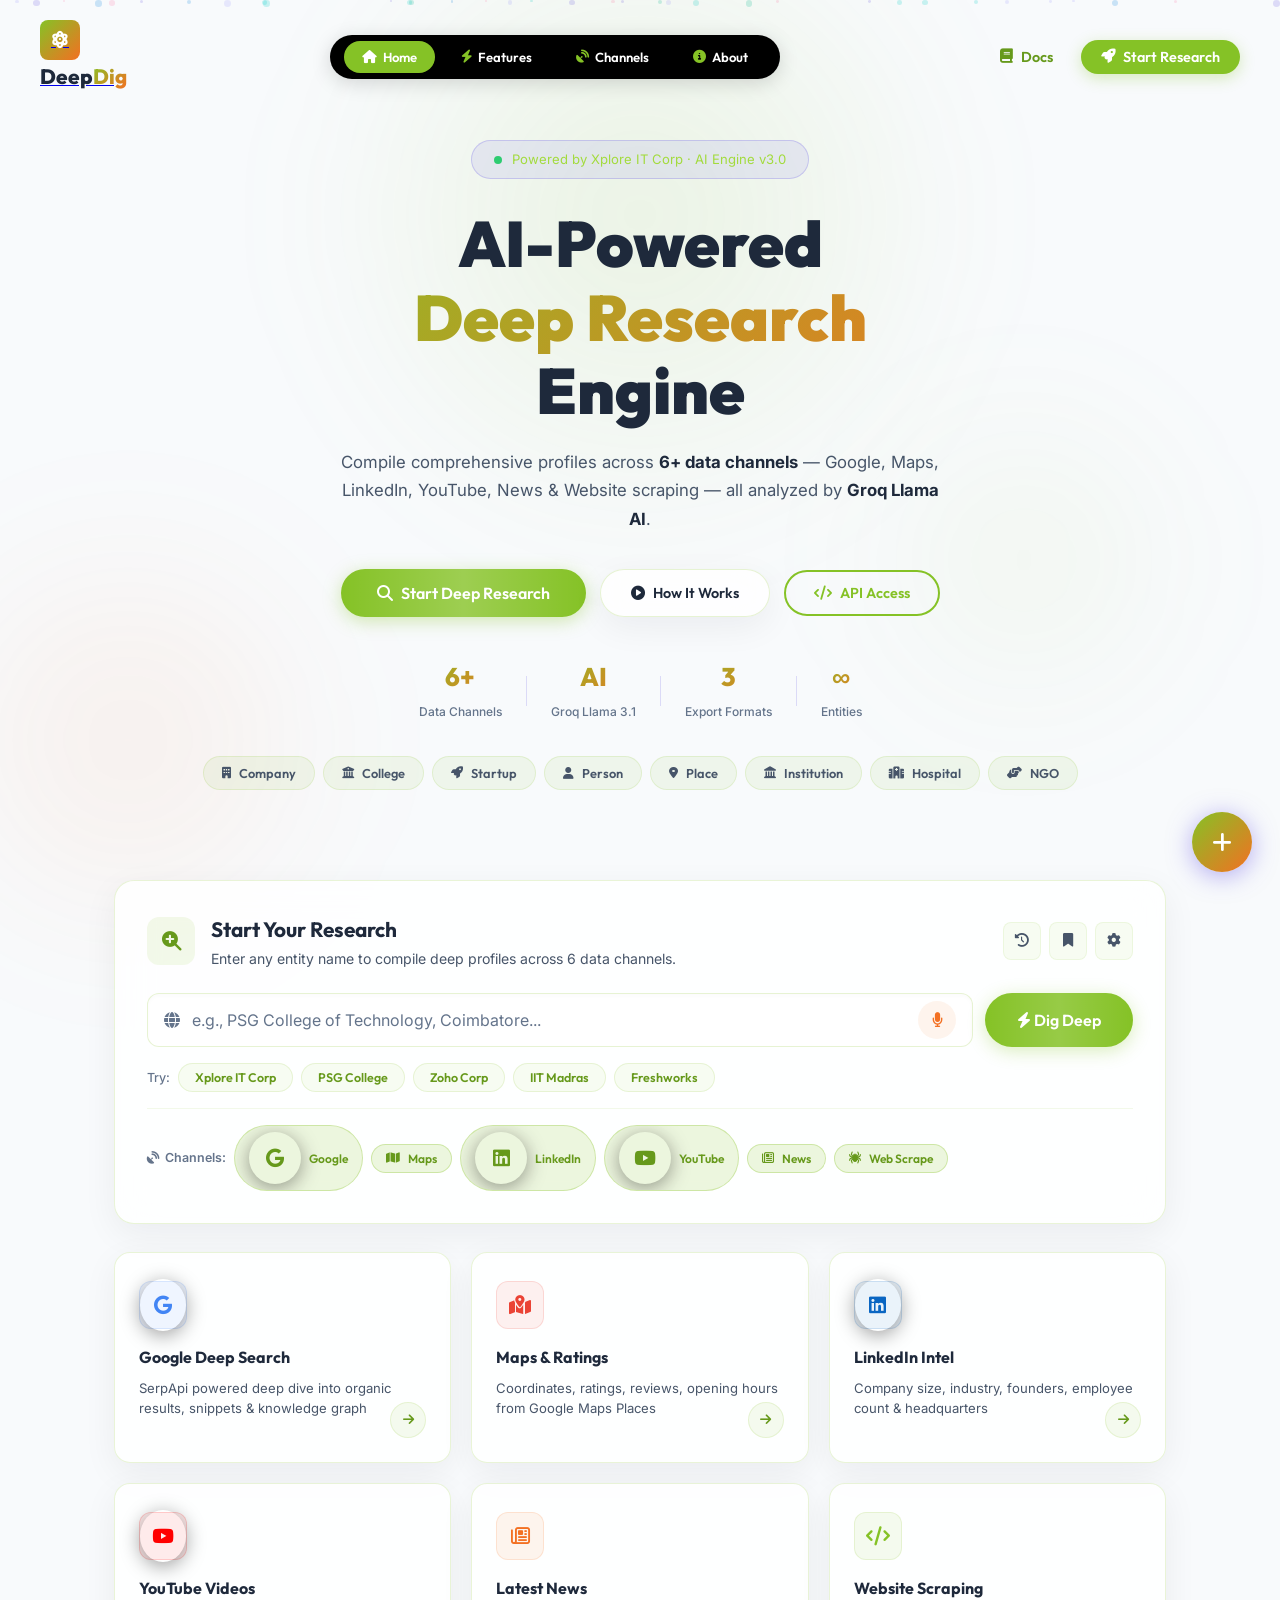
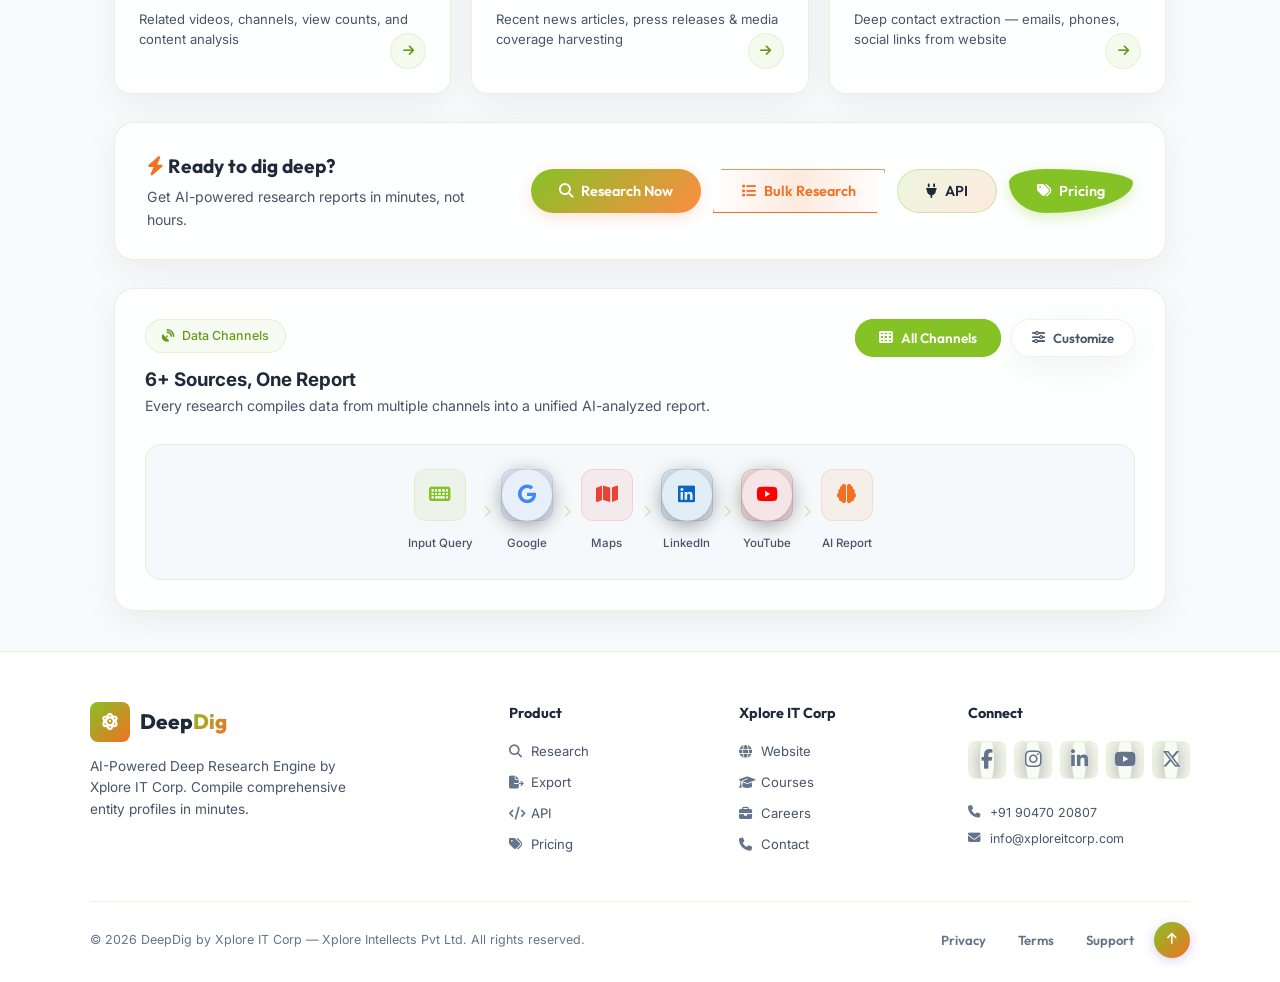
<file: static/index.html>
<!DOCTYPE html>
<html lang="en">
<head>
    <meta charset="UTF-8">
    <meta name="viewport" content="width=device-width, initial-scale=1.0">
    <title>DeepDig - AI Deep Research | Xplore IT Corp</title>
    <meta name="description" content="DeepDig by Xplore IT Corp - AI-Powered Deep Research Engine for comprehensive entity profiling.">
    <link rel="preconnect" href="https://fonts.googleapis.com">
    <link rel="preconnect" href="https://fonts.gstatic.com" crossorigin>
    <link href="https://fonts.googleapis.com/css2?family=Inter:wght@300;400;500;600;700&family=Outfit:wght@400;500;600;700;800;900&display=swap" rel="stylesheet">
    <link rel="stylesheet" href="https://cdnjs.cloudflare.com/ajax/libs/font-awesome/6.5.1/css/all.min.css">
    <link rel="stylesheet" href="/static/style.css?v=3">
</head>
<body>
    <!-- Animated Background -->
    <div class="bg-particles" id="bgParticles"></div>
    <div class="bg-glow"></div>
    <div class="bg-glow bg-glow-2"></div>
    <div class="bg-glow bg-glow-3"></div>

    <!-- Premium Navbar -->
    <nav class="navbar" id="navbar">
        <div class="nav-container">
            <a href="#" class="nav-logo" id="navLogo">
                <div class="logo-icon"><i class="fas fa-atom"></i></div>
                <span class="logo-text">Deep<span class="logo-accent">Dig</span></span>
            </a>
            <div class="nav-center">
                <button class="nav-pill active" id="navHome"><i class="fas fa-home"></i> Home</button>
                <button class="nav-pill" id="navFeatures"><i class="fas fa-bolt"></i> Features</button>
                <button class="nav-pill" id="navChannels"><i class="fas fa-satellite-dish"></i> Channels</button>
                <button class="nav-pill" id="navAbout"><i class="fas fa-info-circle"></i> About</button>
            </div>
            <div class="nav-right">
                <button class="btn btn-nav-outline" id="btnDocs">
                    <i class="fas fa-book"></i> Docs
                </button>
                <button class="btn btn-nav-gradient" id="btnStartResearch">
                    <i class="fas fa-rocket"></i> Start Research
                </button>
            </div>
            <button class="mobile-toggle" id="mobileToggle">
                <i class="fas fa-bars"></i>
            </button>
        </div>
    </nav>

    <!-- Mobile Menu Overlay -->
    <div class="mobile-menu-overlay" id="mobileOverlay">
        <div class="mobile-menu-panel">
            <button class="mobile-close" id="mobileClose"><i class="fas fa-times"></i></button>
            <div class="mobile-nav-links">
                <a href="#" class="mobile-nav-link"><i class="fas fa-home"></i> Home</a>
                <a href="#features-section" class="mobile-nav-link"><i class="fas fa-bolt"></i> Features</a>
                <a href="#channels-section" class="mobile-nav-link"><i class="fas fa-satellite-dish"></i> Channels</a>
                <a href="#" class="mobile-nav-link"><i class="fas fa-info-circle"></i> About</a>
                <a href="#" class="mobile-nav-link"><i class="fas fa-book"></i> Documentation</a>
            </div>
            <button class="btn btn-mega-gradient mobile-cta-btn" id="mobileStartBtn">
                <i class="fas fa-rocket"></i> Start Research Now
            </button>
        </div>
    </div>

    <div class="container">

        <!-- ============ HERO SECTION ============ -->
        <section id="hero-section">
            <div class="hero-badge">
                <span class="badge-dot"></span>
                <span>Powered by Xplore IT Corp · AI Engine v3.0</span>
            </div>

            <h1 class="hero-title">
                <span>AI-Powered</span>
                <span class="hero-gradient">Deep Research</span>
                <span>Engine</span>
            </h1>

            <p class="hero-desc">
                Compile comprehensive profiles across <strong>6+ data channels</strong> — Google, Maps, LinkedIn, YouTube, News & Website scraping — all analyzed by <strong>Groq Llama AI</strong>.
            </p>

            <div class="hero-buttons">
                <button class="btn btn-mega-gradient" id="heroStartBtn">
                    <span class="btn-inner"><i class="fas fa-search"></i> Start Deep Research</span>
                    <span class="btn-shimmer"></span>
                </button>
                <button class="btn btn-glass" id="heroWatchBtn">
                    <i class="fas fa-play-circle"></i> How It Works
                </button>
                <button class="btn btn-outline-neon" id="heroApiBtn">
                    <i class="fas fa-code"></i> API Access
                </button>
            </div>

            <div class="hero-stats-bar">
                <div class="hero-stat">
                    <span class="hero-stat-number">6+</span>
                    <span class="hero-stat-label">Data Channels</span>
                </div>
                <div class="hero-stat-divider"></div>
                <div class="hero-stat">
                    <span class="hero-stat-number">AI</span>
                    <span class="hero-stat-label">Groq Llama 3.1</span>
                </div>
                <div class="hero-stat-divider"></div>
                <div class="hero-stat">
                    <span class="hero-stat-number">3</span>
                    <span class="hero-stat-label">Export Formats</span>
                </div>
                <div class="hero-stat-divider"></div>
                <div class="hero-stat">
                    <span class="hero-stat-number">∞</span>
                    <span class="hero-stat-label">Entities</span>
                </div>
            </div>

            <!-- Quick Actions Row -->
            <div class="quick-actions">
                <button class="btn btn-chip" id="chipCompany"><i class="fas fa-building"></i> Company</button>
                <button class="btn btn-chip" id="chipCollege"><i class="fas fa-university"></i> College</button>
                <button class="btn btn-chip" id="chipStartup"><i class="fas fa-rocket"></i> Startup</button>
                <button class="btn btn-chip" id="chipPerson"><i class="fas fa-user"></i> Person</button>
                <button class="btn btn-chip" id="chipPlace"><i class="fas fa-map-marker-alt"></i> Place</button>
                <button class="btn btn-chip" id="chipInstitution"><i class="fas fa-landmark"></i> Institution</button>
                <button class="btn btn-chip" id="chipHospital"><i class="fas fa-hospital"></i> Hospital</button>
                <button class="btn btn-chip" id="chipNGO"><i class="fas fa-hands-helping"></i> NGO</button>
            </div>
        </section>

        <!-- ============ SEARCH SECTION ============ -->
        <section id="search-section" class="glass-card search-card">
            <div class="search-card-header">
                <div class="search-header-left">
                    <div class="search-icon-wrap"><i class="fas fa-search-plus"></i></div>
                    <div>
                        <h2>Start Your Research</h2>
                        <p class="section-desc">Enter any entity name to compile deep profiles across 6 data channels.</p>
                    </div>
                </div>
                <div class="search-header-btns">
                    <button class="btn btn-icon-sm" id="btnHistory" title="Search History">
                        <i class="fas fa-history"></i>
                    </button>
                    <button class="btn btn-icon-sm" id="btnBookmarks" title="Bookmarks">
                        <i class="fas fa-bookmark"></i>
                    </button>
                    <button class="btn btn-icon-sm" id="btnSettings" title="Settings">
                        <i class="fas fa-cog"></i>
                    </button>
                </div>
            </div>

            <form id="search-form" class="search-box">
                <div class="search-input-wrap">
                    <i class="fas fa-globe search-input-icon"></i>
                    <input type="text" id="search-input" placeholder="e.g., PSG College of Technology, Coimbatore..." required>
                    <button type="button" class="btn btn-voice" id="btnVoice" title="Voice Search">
                        <i class="fas fa-microphone"></i>
                    </button>
                </div>
                <button type="submit" id="search-btn" class="btn btn-search-main">
                    <span><i class="fas fa-bolt"></i> Dig Deep</span>
                </button>
            </form>

            <div class="search-suggestions">
                <span class="suggestion-label">Try:</span>
                <button class="btn btn-suggestion" data-query="Xplore IT Corp">Xplore IT Corp</button>
                <button class="btn btn-suggestion" data-query="PSG College of Technology">PSG College</button>
                <button class="btn btn-suggestion" data-query="Zoho Corporation">Zoho Corp</button>
                <button class="btn btn-suggestion" data-query="IIT Madras">IIT Madras</button>
                <button class="btn btn-suggestion" data-query="Freshworks Chennai">Freshworks</button>
            </div>

            <!-- Data Channels Toggle -->
            <div class="channels-bar">
                <span class="channels-label"><i class="fas fa-satellite-dish"></i> Channels:</span>
                <button class="btn btn-channel active" data-ch="google"><i class="fab fa-google"></i> Google</button>
                <button class="btn btn-channel active" data-ch="maps"><i class="fas fa-map"></i> Maps</button>
                <button class="btn btn-channel active" data-ch="linkedin"><i class="fab fa-linkedin"></i> LinkedIn</button>
                <button class="btn btn-channel active" data-ch="youtube"><i class="fab fa-youtube"></i> YouTube</button>
                <button class="btn btn-channel active" data-ch="news"><i class="far fa-newspaper"></i> News</button>
                <button class="btn btn-channel active" data-ch="scrape"><i class="fas fa-spider"></i> Web Scrape</button>
            </div>
        </section>

        <!-- ============ FEATURES GRID ============ -->
        <section id="features-section" class="features-grid">
            <div class="feature-card">
                <div class="feature-icon"><i class="fab fa-google"></i></div>
                <h4>Google Deep Search</h4>
                <p>SerpApi powered deep dive into organic results, snippets & knowledge graph</p>
                <button class="btn btn-feature" id="btnLearnGoogle"><i class="fas fa-arrow-right"></i></button>
            </div>
            <div class="feature-card">
                <div class="feature-icon icon-cyan"><i class="fas fa-map-marked-alt"></i></div>
                <h4>Maps & Ratings</h4>
                <p>Coordinates, ratings, reviews, opening hours from Google Maps Places</p>
                <button class="btn btn-feature" id="btnLearnMaps"><i class="fas fa-arrow-right"></i></button>
            </div>
            <div class="feature-card">
                <div class="feature-icon icon-pink"><i class="fab fa-linkedin"></i></div>
                <h4>LinkedIn Intel</h4>
                <p>Company size, industry, founders, employee count & headquarters</p>
                <button class="btn btn-feature" id="btnLearnLinkedIn"><i class="fas fa-arrow-right"></i></button>
            </div>
            <div class="feature-card">
                <div class="feature-icon icon-red"><i class="fab fa-youtube"></i></div>
                <h4>YouTube Videos</h4>
                <p>Related videos, channels, view counts, and content analysis</p>
                <button class="btn btn-feature" id="btnLearnYT"><i class="fas fa-arrow-right"></i></button>
            </div>
            <div class="feature-card">
                <div class="feature-icon icon-orange"><i class="far fa-newspaper"></i></div>
                <h4>Latest News</h4>
                <p>Recent news articles, press releases & media coverage harvesting</p>
                <button class="btn btn-feature" id="btnLearnNews"><i class="fas fa-arrow-right"></i></button>
            </div>
            <div class="feature-card">
                <div class="feature-icon icon-green"><i class="fas fa-code"></i></div>
                <h4>Website Scraping</h4>
                <p>Deep contact extraction — emails, phones, social links from website</p>
                <button class="btn btn-feature" id="btnLearnScrape"><i class="fas fa-arrow-right"></i></button>
            </div>
        </section>

        <!-- ============ CTA BANNER ============ -->
        <section class="cta-banner glass-card">
            <div class="cta-content">
                <h3><i class="fas fa-zap"></i> Ready to dig deep?</h3>
                <p>Get AI-powered research reports in minutes, not hours.</p>
            </div>
            <div class="cta-buttons">
                <button class="btn btn-aurora" id="ctaStart"><i class="fas fa-search"></i> Research Now</button>
                <button class="btn btn-cyber" id="ctaBulk"><i class="fas fa-list"></i> Bulk Research</button>
                <button class="btn btn-holographic" id="ctaApi"><i class="fas fa-plug"></i> API</button>
                <button class="btn btn-liquid" id="ctaPricing"><i class="fas fa-tags"></i> Pricing</button>
            </div>
        </section>

        <!-- ============ DATA CHANNELS SHOWCASE ============ -->
        <section id="channels-section" class="channels-showcase glass-card">
            <div class="channels-header">
                <div class="channels-header-left">
                    <span class="section-tag"><i class="fas fa-satellite-dish"></i> Data Channels</span>
                    <h3>6+ Sources, One Report</h3>
                    <p class="section-desc">Every research compiles data from multiple channels into a unified AI-analyzed report.</p>
                </div>
                <div class="channels-header-btns">
                    <button class="btn btn-pulse-glow" id="btnAllChannels"><i class="fas fa-th"></i> All Channels</button>
                    <button class="btn btn-glass-sm" id="btnCustomize"><i class="fas fa-sliders-h"></i> Customize</button>
                </div>
            </div>
            <div class="channels-flow">
                <div class="flow-step flow-input"><div class="flow-icon"><i class="fas fa-keyboard"></i></div><span>Input Query</span></div>
                <div class="flow-arrow"><i class="fas fa-chevron-right"></i></div>
                <div class="flow-step flow-google"><div class="flow-icon"><i class="fab fa-google"></i></div><span>Google</span></div>
                <div class="flow-arrow"><i class="fas fa-chevron-right"></i></div>
                <div class="flow-step flow-maps"><div class="flow-icon"><i class="fas fa-map"></i></div><span>Maps</span></div>
                <div class="flow-arrow"><i class="fas fa-chevron-right"></i></div>
                <div class="flow-step flow-linkedin"><div class="flow-icon"><i class="fab fa-linkedin"></i></div><span>LinkedIn</span></div>
                <div class="flow-arrow"><i class="fas fa-chevron-right"></i></div>
                <div class="flow-step flow-youtube"><div class="flow-icon"><i class="fab fa-youtube"></i></div><span>YouTube</span></div>
                <div class="flow-arrow"><i class="fas fa-chevron-right"></i></div>
                <div class="flow-step flow-ai"><div class="flow-icon"><i class="fas fa-brain"></i></div><span>AI Report</span></div>
            </div>
        </section>

        <!-- ============ RESULTS SELECT ============ -->
        <section id="results-select-section" class="glass-card hidden">
            <div class="results-header">
                <div class="results-header-left">
                    <div class="results-icon"><i class="fas fa-list-ul"></i></div>
                    <div>
                        <h3>Select Specific Entity</h3>
                        <p class="section-desc">Choose the exact entity from Google Search results to initiate full deep research:</p>
                    </div>
                </div>
                <div class="results-header-btns">
                    <button class="btn btn-icon-sm" id="btnRefreshResults" title="Refresh">
                        <i class="fas fa-sync-alt"></i>
                    </button>
                    <button class="btn btn-icon-sm" id="btnFilterResults" title="Filter">
                        <i class="fas fa-filter"></i>
                    </button>
                </div>
            </div>
            <div id="search-results-list" class="results-grid"></div>
            <div class="results-actions">
                <button id="cancel-search-btn" class="btn btn-secondary"><i class="fas fa-arrow-left"></i> Back to Search</button>
                <button class="btn btn-outline-neon" id="btnResearchAll"><i class="fas fa-layer-group"></i> Research All</button>
            </div>
        </section>

        <!-- ============ PROGRESS / LOADING ============ -->
        <section id="progress-section" class="glass-card hidden">
            <div class="radar-container">
                <div class="radar-circle"></div>
                <div class="radar-scanner"></div>
                <div class="radar-icon">🤖</div>
            </div>
            <h3 class="progress-title">Digging Across Data Channels...</h3>
            <p class="progress-desc">Collecting raw data, scraping website details, and generating AI insights.</p>

            <div class="checklist">
                <div class="check-item" id="step-search">
                    <span class="check-status"><i class="far fa-circle"></i></span>
                    <span class="check-label">Google Search Deep Dive</span>
                </div>
                <div class="check-item" id="step-maps">
                    <span class="check-status"><i class="far fa-circle"></i></span>
                    <span class="check-label">Google Maps Place Coordinates & Ratings</span>
                </div>
                <div class="check-item" id="step-linkedin">
                    <span class="check-status"><i class="far fa-circle"></i></span>
                    <span class="check-label">LinkedIn Company Size & Founders</span>
                </div>
                <div class="check-item" id="step-youtube">
                    <span class="check-status"><i class="far fa-circle"></i></span>
                    <span class="check-label">YouTube Videos Fetching</span>
                </div>
                <div class="check-item" id="step-news">
                    <span class="check-status"><i class="far fa-circle"></i></span>
                    <span class="check-label">Latest News Articles Harvesting</span>
                </div>
                <div class="check-item" id="step-scrape">
                    <span class="check-status"><i class="far fa-circle"></i></span>
                    <span class="check-label">Website Deep Scraping for Contacts</span>
                </div>
                <div class="check-item" id="step-placement">
                    <span class="check-status"><i class="far fa-circle"></i></span>
                    <span class="check-label">Targeted Placement & Coordinator Search</span>
                </div>
                <div class="check-item" id="step-ai">
                    <span class="check-status"><i class="far fa-circle"></i></span>
                    <span class="check-label">Groq Llama 3.1 AI Report Summary</span>
                </div>
            </div>

            <div class="progress-actions">
                <button class="btn btn-secondary" id="btnCancelResearch"><i class="fas fa-times"></i> Cancel</button>
            </div>
        </section>

        <!-- ============ REPORT ============ -->
        <section id="report-section" class="hidden">
            <div class="report-header glass-card">
                <div class="entity-info">
                    <div class="entity-icon"><i class="fas fa-building"></i></div>
                    <div>
                        <h2 id="report-title">Entity Name</h2>
                        <div class="meta-badges">
                            <span id="badge-rating" class="badge badge-rating"><i class="fas fa-star"></i> 4.5/5</span>
                            <span id="badge-founded" class="badge"><i class="fas fa-calendar"></i> Founded: N/A</span>
                            <span id="badge-industry" class="badge"><i class="fas fa-industry"></i> Industry</span>
                        </div>
                    </div>
                </div>
                <div class="export-actions">
                    <button class="btn btn-export" data-format="pdf"><i class="fas fa-file-pdf"></i> PDF</button>
                    <button class="btn btn-export" data-format="excel"><i class="fas fa-file-excel"></i> Excel</button>
                    <button class="btn btn-export" data-format="txt"><i class="fas fa-file-alt"></i> Text</button>
                    <button class="btn btn-export-share" id="btnShareReport"><i class="fas fa-share-alt"></i> Share</button>
                    <button class="btn btn-export-print" id="btnPrintReport"><i class="fas fa-print"></i> Print</button>
                    <button id="new-search-btn" class="btn btn-primary"><i class="fas fa-plus"></i> New Research</button>
                </div>
            </div>

            <!-- Report Action Bar -->
            <div class="report-action-bar glass-card">
                <button class="btn btn-action-pill active" id="btnViewChat"><i class="fas fa-robot"></i> AI Chat</button>
                <button class="btn btn-action-pill" id="btnViewSummary"><i class="fas fa-file-alt"></i> Summary</button>
                <button class="btn btn-action-pill" id="btnViewContacts"><i class="fas fa-address-book"></i> Contacts</button>
                <button class="btn btn-action-pill" id="btnViewNews"><i class="far fa-newspaper"></i> News</button>
                <button class="btn btn-action-pill" id="btnViewVideos"><i class="fab fa-youtube"></i> Videos</button>
                <button class="btn btn-action-pill" id="btnViewRaw"><i class="fas fa-database"></i> Raw Data</button>
                <button class="btn btn-action-pill" id="btnViewTimeline"><i class="fas fa-stream"></i> Timeline</button>
                <button class="btn btn-action-pill" id="btnViewCompare"><i class="fas fa-columns"></i> Compare</button>
            </div>

            <!-- Chat Container -->
            <div class="chat-container glass-card">
                <div class="chat-main-header">
                    <div class="chat-avatar-wrap">
                        <span class="chat-main-avatar">🤖</span>
                        <span class="chat-status-dot"></span>
                    </div>
                    <div class="chat-header-info">
                        <h3>DeepDig AI Research Assistant</h3>
                        <p>Ask anything about the compiled data of this entity.</p>
                    </div>
                    <div class="chat-header-actions">
                        <button class="btn btn-icon-sm" id="btnClearChat" title="Clear Chat"><i class="fas fa-eraser"></i></button>
                        <button class="btn btn-icon-sm" id="btnExportChat" title="Export Chat"><i class="fas fa-download"></i></button>
                        <button class="btn btn-icon-sm" id="btnFullscreen" title="Fullscreen"><i class="fas fa-expand"></i></button>
                    </div>
                </div>
                <div id="chat-messages" class="chat-messages-area"></div>
                <div class="chat-quick-actions">
                    <button class="btn btn-quick-q" data-q="Summarize the key findings"><i class="fas fa-sparkles"></i> Summarize</button>
                    <button class="btn btn-quick-q" data-q="What are the contact details?"><i class="fas fa-phone"></i> Contacts</button>
                    <button class="btn btn-quick-q" data-q="What are the ratings and reviews?"><i class="fas fa-star"></i> Ratings</button>
                    <button class="btn btn-quick-q" data-q="List all social media links"><i class="fas fa-share-alt"></i> Socials</button>
                    <button class="btn btn-quick-q" data-q="What are the recent news?"><i class="far fa-newspaper"></i> News</button>
                    <button class="btn btn-quick-q" data-q="Tell me about the founders"><i class="fas fa-users"></i> Founders</button>
                </div>
                <div class="chat-input-container">
                    <form id="chat-form" class="chat-main-form">
                        <button type="button" class="btn btn-attach" id="btnAttach" title="Attach"><i class="fas fa-paperclip"></i></button>
                        <input type="text" id="chat-input" placeholder="Ask anything about the research data..." required autocomplete="off">
                        <button type="button" class="btn btn-emoji" id="btnEmoji" title="Emoji"><i class="far fa-smile"></i></button>
                        <button type="submit" id="chat-send-btn" class="btn btn-send"><i class="fas fa-paper-plane"></i> Send</button>
                    </form>
                </div>
            </div>
        </section>

    </div>

    <!-- ============ FOOTER ============ -->
    <footer class="footer">
        <div class="footer-container">
            <div class="footer-top">
                <div class="footer-brand">
                    <div class="footer-logo">
                        <div class="logo-icon"><i class="fas fa-atom"></i></div>
                        <span class="logo-text">Deep<span class="logo-accent">Dig</span></span>
                    </div>
                    <p>AI-Powered Deep Research Engine by Xplore IT Corp. Compile comprehensive entity profiles in minutes.</p>
                </div>
                <div class="footer-links">
                    <h5>Product</h5>
                    <a href="#"><i class="fas fa-search"></i> Research</a>
                    <a href="#"><i class="fas fa-file-export"></i> Export</a>
                    <a href="#"><i class="fas fa-code"></i> API</a>
                    <a href="#"><i class="fas fa-tags"></i> Pricing</a>
                </div>
                <div class="footer-links">
                    <h5>Xplore IT Corp</h5>
                    <a href="http://www.xploreitcorp.com/" target="_blank"><i class="fas fa-globe"></i> Website</a>
                    <a href="#"><i class="fas fa-graduation-cap"></i> Courses</a>
                    <a href="#"><i class="fas fa-briefcase"></i> Careers</a>
                    <a href="#"><i class="fas fa-phone"></i> Contact</a>
                </div>
                <div class="footer-links">
                    <h5>Connect</h5>
                    <div class="footer-social-btns">
                        <a href="https://www.facebook.com/xploreitcorp/" target="_blank" class="btn btn-social-sm"><i class="fab fa-facebook-f"></i></a>
                        <a href="https://www.instagram.com/xploreitcorp/" target="_blank" class="btn btn-social-sm"><i class="fab fa-instagram"></i></a>
                        <a href="https://www.linkedin.com/company/xic-ltd/" target="_blank" class="btn btn-social-sm"><i class="fab fa-linkedin-in"></i></a>
                        <a href="https://www.youtube.com/channel/UCKkXw6V4V2y6X2uKZyV8V" target="_blank" class="btn btn-social-sm"><i class="fab fa-youtube"></i></a>
                        <a href="#" class="btn btn-social-sm"><i class="fab fa-x-twitter"></i></a>
                    </div>
                    <p class="footer-contact"><i class="fas fa-phone"></i> +91 90470 20807</p>
                    <p class="footer-contact"><i class="fas fa-envelope"></i> info@xploreitcorp.com</p>
                </div>
            </div>
            <div class="footer-bottom">
                <p>© 2026 DeepDig by Xplore IT Corp — Xplore Intellects Pvt Ltd. All rights reserved.</p>
                <div class="footer-bottom-btns">
                    <button class="btn btn-footer-link" id="btnPrivacy">Privacy</button>
                    <button class="btn btn-footer-link" id="btnTerms">Terms</button>
                    <button class="btn btn-footer-link" id="btnSupport">Support</button>
                    <button class="btn btn-back-top" id="btnBackTop"><i class="fas fa-arrow-up"></i></button>
                </div>
            </div>
        </div>
    </footer>

    <!-- ============ FAB (Floating Action Buttons) ============ -->
    <div class="fab-container" id="fabContainer">
        <button class="fab fab-main" id="fabMain"><i class="fas fa-plus"></i></button>
        <button class="fab fab-item fab-whatsapp" id="fabWhatsApp" title="WhatsApp"><i class="fab fa-whatsapp"></i></button>
        <button class="fab fab-item fab-call" id="fabCall" title="Call"><i class="fas fa-phone-alt"></i></button>
        <button class="fab fab-item fab-email" id="fabEmail" title="Email"><i class="fas fa-envelope"></i></button>
        <button class="fab fab-item fab-search" id="fabSearch" title="Quick Search"><i class="fas fa-search"></i></button>
    </div>

    <script src="/static/app.js?v=3"></script>
</body>
</html>
</file>
<file: static/style.css>
/* ==============================================
   DEEPDIG — XPLORE IT CORP PREMIUM THEME
   Purple #6c5ce7 | Cyan #00cec9 | Pink #fd79a8
   ============================================== */

:root {
    --primary: #85c226;       /* Xplore Green */
    --primary-light: #a2db3d;
    --primary-dark: #66991b;
    --secondary: #f37022;     /* Xplore Orange */
    --secondary-light: #ff8c42;
    --accent: #2ecc71;
    --accent-pink: #e84393;
    --neon-orange: #f37022;
    --neon-red: #e74c3c;

    --bg-primary: #f8fafc;    /* Clean light slate background */
    --bg-card: rgba(255, 255, 255, 0.85); /* Frosted light card */
    --bg-card-solid: #ffffff;
    --bg-surface: rgba(241, 245, 249, 0.95);
    --border-color: rgba(133, 194, 38, 0.18); /* Green tinted */
    --border-glow: rgba(133, 194, 38, 0.4);

    --text-primary: #1e293b;  /* Dark slate */
    --text-secondary: #475569; /* Slate-600 */
    --text-muted: #64748b;    /* Slate-500 */

    --font-heading: 'Outfit', sans-serif;
    --font-body: 'Inter', sans-serif;

    --gradient-main: linear-gradient(135deg, #85c226, #f37022); /* Green to Orange */
    --gradient-aurora: linear-gradient(135deg, #85c226, #ff8c42, #f37022);
    --gradient-cyber: linear-gradient(135deg, #f37022, #0984e3, #85c226);
    --gradient-rainbow: linear-gradient(135deg, #85c226, #0984e3, #f37022, #00b894, #f39c12, #e84393);

    --shadow-glow: 0 0 30px rgba(133, 194, 38, 0.2);
    --shadow-card: 0 10px 35px rgba(15, 23, 42, 0.06);
    --radius-sm: 8px;
    --radius-md: 12px;
    --radius-lg: 16px;
    --radius-xl: 20px;
    --radius-pill: 50px;
}

*, *::before, *::after { margin: 0; padding: 0; box-sizing: border-box; }
html { scroll-behavior: smooth; }

body {
    background: var(--bg-primary);
    color: var(--text-primary);
    font-family: var(--font-body);
    line-height: 1.6;
    min-height: 100vh;
    overflow-x: hidden;
    -webkit-font-smoothing: antialiased;
}

/* Custom Scrollbar - Xplore IT Corp Theme */
::-webkit-scrollbar { width: 8px; }
::-webkit-scrollbar-track { background: var(--bg-primary); }
::-webkit-scrollbar-thumb {
    background: linear-gradient(135deg, var(--primary), var(--secondary));
    border-radius: 4px;
}
::-webkit-scrollbar-thumb:hover {
    background: linear-gradient(135deg, var(--primary-light), var(--secondary-light));
}

/* ============ ANIMATED BACKGROUND ============ */
.bg-particles { position: fixed; inset: 0; z-index: 0; pointer-events: none; overflow: hidden; }
.particle { position: absolute; border-radius: 50%; animation: floatUp linear infinite; opacity: 0.2; }
@keyframes floatUp {
    0% { transform: translateY(100vh) rotate(0deg); opacity: 0; }
    10% { opacity: 0.2; }
    90% { opacity: 0.2; }
    100% { transform: translateY(-10vh) rotate(720deg); opacity: 0; }
}

.bg-glow {
    position: fixed; top: -15%; left: 50%; transform: translateX(-50%);
    width: 700px; height: 700px;
    background: radial-gradient(circle, rgba(133, 194, 38, 0.12) 0%, transparent 70%);
    z-index: 0; pointer-events: none; filter: blur(60px);
    animation: glowPulse 8s ease-in-out infinite;
}
.bg-glow-2 {
    top: auto; bottom: -10%; left: 10%;
    width: 500px; height: 500px;
    background: radial-gradient(circle, rgba(243, 112, 34, 0.08) 0%, transparent 70%);
    animation-delay: 3s;
}
.bg-glow-3 {
    top: 40%; left: 80%;
    width: 400px; height: 400px;
    background: radial-gradient(circle, rgba(133, 194, 38, 0.06) 0%, transparent 70%);
    animation-delay: 5s;
}
@keyframes glowPulse {
    0%, 100% { opacity: 0.7; transform: translateX(-50%) scale(1); }
    50% { opacity: 1; transform: translateX(-50%) scale(1.15); }
}

.container { max-width: 1100px; margin: 0 auto; padding: 0 24px; position: relative; z-index: 1; }

/* ============ NAVBAR ============ */
.navbar {
    position: fixed; top: 0; left: 0; right: 0; z-index: 1000;
    padding: 20px 32px; transition: all 0.35s ease; background: transparent;
}
.navbar.scrolled {
    padding: 12px 32px;
}
.nav-container { max-width: 1200px; margin: 0 auto; display: flex; align-items: center; justify-content: space-between; }

/* Black Pill Navigation style from website */
.nav-center {
    display: flex; gap: 8px;
    background: #000000;
    padding: 6px 14px;
    border-radius: var(--radius-pill);
    box-shadow: 0 4px 20px rgba(0, 0, 0, 0.15);
}
.nav-pill {
    background: transparent; border: none; color: #ffffff;
    padding: 8px 18px; border-radius: var(--radius-pill); font-family: var(--font-heading);
    font-weight: 600; font-size: 0.82rem; cursor: pointer; transition: all 0.3s ease;
    display: flex; align-items: center; gap: 6px;
}
.nav-pill:hover { color: var(--primary); }
.nav-pill.active { background: var(--primary); color: white; border-color: transparent; }
.nav-pill.active i { color: #ffffff; }

/* Custom green icon for Home inside navbar */
.nav-pill i { color: var(--primary); transition: color 0.3s ease; }
.nav-pill:hover i { color: #ffffff; }

.logo-icon {
    width: 40px; height: 40px; background: var(--gradient-main); border-radius: var(--radius-sm);
    display: flex; align-items: center; justify-content: center; font-size: 1.1rem; color: #fff;
    transition: all 0.4s cubic-bezier(0.34,1.56,0.64,1);
}
.nav-logo:hover .logo-icon { transform: rotate(20deg) scale(1.15); }
.logo-text { font-family: var(--font-heading); font-size: 1.3rem; font-weight: 800; color: var(--text-primary); }
.logo-accent { background: var(--gradient-main); -webkit-background-clip: text; -webkit-text-fill-color: transparent; background-clip: text; }

.nav-right { display: flex; gap: 10px; }

/* Nav Buttons */
.btn-nav-outline {
    background: transparent; border: 1px solid rgba(133,194,38,0.4); color: var(--primary-dark);
    padding: 8px 18px; border-radius: var(--radius-pill); font-family: var(--font-heading);
    font-weight: 600; font-size: 0.82rem; cursor: pointer; transition: all 0.3s ease;
    display: flex; align-items: center; gap: 6px;
}
.btn-nav-outline:hover { background: rgba(133,194,38,0.08); border-color: var(--primary); transform: translateY(-1px); }

.btn-nav-gradient {
    background: var(--primary); color: white; border: none;
    padding: 8px 20px; border-radius: var(--radius-pill); font-family: var(--font-heading);
    font-weight: 600; font-size: 0.82rem; cursor: pointer; transition: all 0.3s ease;
    box-shadow: 0 4px 15px rgba(133,194,38,0.3); display: flex; align-items: center; gap: 6px;
}
.btn-nav-gradient:hover { transform: translateY(-2px); box-shadow: 0 6px 20px rgba(133,194,38,0.4); }

.mobile-toggle { display: none; background: none; border: none; color: var(--text-primary); font-size: 1.3rem; cursor: pointer; padding: 8px; }

/* Mobile Menu */
.mobile-menu-overlay {
    display: none; position: fixed; inset: 0; z-index: 9999;
    background: rgba(10,10,26,0.97); backdrop-filter: blur(30px);
}
.mobile-menu-overlay.active { display: flex; }
.mobile-menu-panel { width: 100%; padding: 80px 30px 30px; display: flex; flex-direction: column; gap: 20px; }
.mobile-close {
    position: absolute; top: 20px; right: 20px; background: none; border: none;
    color: var(--text-primary); font-size: 1.5rem; cursor: pointer;
}
.mobile-nav-links { display: flex; flex-direction: column; gap: 8px; }
.mobile-nav-link {
    text-decoration: none; color: var(--text-primary); font-size: 1.2rem; font-weight: 600;
    padding: 14px 20px; border-radius: var(--radius-md); transition: all 0.3s ease;
    display: flex; align-items: center; gap: 12px;
}
.mobile-nav-link:hover { background: rgba(108,92,231,0.1); }

/* ============ SHARED BUTTON BASE ============ */
.btn {
    display: inline-flex; align-items: center; justify-content: center; gap: 8px;
    border: none; cursor: pointer; font-family: var(--font-heading); font-weight: 600;
    font-size: 0.9rem; border-radius: var(--radius-pill); transition: all 0.35s ease;
    position: relative; overflow: hidden; text-decoration: none; white-space: nowrap;
}
.btn:active { transform: scale(0.96); }

/* ============ BUTTON STYLES ============ */

/* 1. Mega Gradient */
.btn-mega-gradient {
    background: var(--primary); color: white; padding: 14px 36px; font-size: 1rem;
    box-shadow: 0 4px 18px rgba(133,194,38,0.35);
}
.btn-mega-gradient .btn-inner { display: flex; align-items: center; gap: 8px; z-index: 2; position: relative; }
.btn-mega-gradient .btn-shimmer {
    position: absolute; inset: 0; background: linear-gradient(90deg, transparent, rgba(255,255,255,0.2), transparent);
    animation: shimmer 3s infinite;
}
@keyframes shimmer { 0% { transform: translateX(-100%); } 50%,100% { transform: translateX(100%); } }
.btn-mega-gradient:hover { transform: translateY(-3px); box-shadow: 0 8px 25px rgba(133,194,38,0.5); }

/* 2. Glass */
.btn-glass {
    background: rgba(255,255,255,0.8); backdrop-filter: blur(16px); color: var(--text-primary);
    border: 1px solid rgba(133,194,38,0.2); padding: 14px 30px;
    box-shadow: var(--shadow-card);
}
.btn-glass:hover { background: #ffffff; border-color: rgba(133,194,38,0.4); transform: translateY(-3px); box-shadow: 0 6px 20px rgba(0,0,0,0.06); }
.btn-glass-sm { background: rgba(255,255,255,0.9); border: 1px solid rgba(133,194,38,0.15); color: var(--text-secondary); padding: 10px 20px; font-size: 0.82rem; box-shadow: var(--shadow-card); }
.btn-glass-sm:hover { background: #ffffff; color: var(--primary-dark); }

/* 3. Outline Neon */
.btn-outline-neon {
    background: transparent; color: var(--primary); border: 2px solid var(--primary); padding: 12px 28px;
}
.btn-outline-neon:hover {
    background: rgba(133,194,38,0.08); transform: translateY(-3px);
    box-shadow: 0 0 20px rgba(133,194,38,0.2), inset 0 0 10px rgba(133,194,38,0.05);
}

/* 4. Chip Buttons */
.btn-chip {
    background: rgba(133,194,38,0.08); border: 1px solid rgba(133,194,38,0.15);
    color: var(--text-secondary); padding: 8px 18px; font-size: 0.8rem; border-radius: var(--radius-pill);
}
.btn-chip:hover { background: rgba(133,194,38,0.15); color: var(--primary-dark); border-color: rgba(133,194,38,0.3); transform: translateY(-2px); }
.btn-chip i { font-size: 0.75rem; }

/* 5. Icon Small */
.btn-icon-sm {
    width: 38px; height: 38px; padding: 0; border-radius: var(--radius-sm);
    background: rgba(133,194,38,0.06); color: var(--text-secondary); font-size: 0.85rem;
    border: 1px solid rgba(133,194,38,0.1);
}
.btn-icon-sm:hover { background: rgba(133,194,38,0.15); color: var(--primary-dark); transform: scale(1.08); }

/* 6. Voice */
.btn-voice {
    width: 38px; height: 38px; padding: 0; border-radius: 50%;
    background: rgba(243,112,34,0.08); color: var(--secondary); font-size: 0.9rem;
}
.btn-voice:hover { background: rgba(243,112,34,0.15); transform: scale(1.1); box-shadow: 0 0 15px rgba(243,112,34,0.15); }

/* 7. Search Main */
.btn-search-main {
    background: var(--primary); color: white; padding: 0 32px; font-size: 1rem;
    box-shadow: 0 4px 18px rgba(133,194,38,0.3); min-height: 52px;
}
.btn-search-main::after {
    content: ''; position: absolute; inset: 0;
    background: linear-gradient(90deg, transparent, rgba(255,255,255,0.15), transparent);
    animation: shimmer 3s infinite;
}
.btn-search-main:hover { transform: translateY(-2px); box-shadow: 0 6px 22px rgba(133,194,38,0.45); }

/* 8. Suggestion */
.btn-suggestion {
    background: rgba(133,194,38,0.06); border: 1px solid rgba(133,194,38,0.15);
    color: var(--primary-dark); padding: 6px 16px; font-size: 0.78rem; border-radius: var(--radius-pill);
}
.btn-suggestion:hover { background: rgba(133,194,38,0.14); border-color: rgba(133,194,38,0.3); color: var(--primary-dark); }

/* 9. Channel Toggle */
.btn-channel {
    background: rgba(243,112,34,0.05); border: 1px solid rgba(243,112,34,0.12);
    color: var(--text-muted); padding: 6px 14px; font-size: 0.75rem; border-radius: var(--radius-pill);
}
.btn-channel.active { background: rgba(133,194,38,0.15); border-color: rgba(133,194,38,0.3); color: var(--primary-dark); }
.btn-channel:hover { background: rgba(243,112,34,0.1); color: var(--text-secondary); }

/* 10. Feature Card Button */
.btn-feature {
    width: 36px; height: 36px; padding: 0; border-radius: 50%;
    background: rgba(133,194,38,0.08); color: var(--primary-dark); font-size: 0.8rem;
    transition: all 0.4s cubic-bezier(0.34,1.56,0.64,1);
    border: 1px solid rgba(133,194,38,0.15);
}
.btn-feature:hover { background: var(--primary); color: white; transform: scale(1.15) rotate(45deg); box-shadow: 0 4px 15px rgba(133,194,38,0.3); }

/* 11. Aurora */
.btn-aurora {
    background: var(--gradient-aurora); background-size: 200% 200%; color: white;
    padding: 12px 28px; animation: auroraShift 4s ease infinite;
    box-shadow: 0 4px 15px rgba(243,112,34,0.2);
}
@keyframes auroraShift { 0%,100% { background-position: 0% 50%; } 50% { background-position: 100% 50%; } }
.btn-aurora:hover { transform: translateY(-3px); box-shadow: 0 8px 25px rgba(243,112,34,0.35); }

/* 12. Cyber */
.btn-cyber {
    background: var(--bg-card-solid); color: var(--secondary); border: 1px solid var(--secondary);
    padding: 12px 28px; clip-path: polygon(8px 0,100% 0,calc(100% - 8px) 100%,0 100%); border-radius: 0;
}
.btn-cyber::before {
    content: ''; position: absolute; inset: 0;
    background: linear-gradient(90deg, transparent, rgba(243,112,34,0.15), transparent);
    transition: 0.5s;
}
.btn-cyber:hover::before { transform: translateX(100%); }
.btn-cyber:hover { background: rgba(243,112,34,0.08); box-shadow: 0 0 25px rgba(243,112,34,0.2); }

/* 13. Holographic */
.btn-holographic {
    background: linear-gradient(135deg, rgba(133,194,38,0.15), rgba(243,112,34,0.15), rgba(133,194,38,0.1), rgba(243,112,34,0.1));
    background-size: 300% 300%; color: var(--text-primary); border: 1px solid rgba(133,194,38,0.3);
    padding: 12px 28px; animation: holoShift 6s ease infinite; backdrop-filter: blur(8px);
}
@keyframes holoShift { 0%,100% { background-position: 0% 50%; } 50% { background-position: 100% 100%; } }
.btn-holographic:hover {
    transform: translateY(-3px); border-color: rgba(133,194,38,0.45);
    box-shadow: 0 0 20px rgba(133,194,38,0.15);
}

/* 14. Liquid */
.btn-liquid {
    background: var(--primary); color: white; padding: 12px 28px;
    border-radius: 30% 70% 70% 30% / 30% 30% 70% 70%; transition: all 0.6s ease;
    box-shadow: 0 4px 15px rgba(133,194,38,0.3);
}
.btn-liquid:hover { border-radius: 70% 30% 30% 70% / 70% 70% 30% 30%; transform: translateY(-3px); box-shadow: 0 8px 25px rgba(133,194,38,0.45); }

/* 15. Pulse Glow */
.btn-pulse-glow {
    background: var(--primary); color: white; padding: 10px 24px; font-size: 0.85rem;
}
.btn-pulse-glow::before {
    content: ''; position: absolute; inset: -3px; background: var(--primary);
    border-radius: var(--radius-pill); z-index: -1; animation: pulseGlow 2s ease infinite;
}
@keyframes pulseGlow { 0%,100% { opacity: 0.4; transform: scale(1); } 50% { opacity: 0.7; transform: scale(1.06); } }
.btn-pulse-glow:hover { transform: translateY(-2px); }

/* 16. Export Buttons */
.btn-export {
    background: rgba(255,255,255,0.9); border: 1px solid rgba(133,194,38,0.25);
    color: var(--text-primary); padding: 10px 18px; font-size: 0.82rem; border-radius: var(--radius-md);
    box-shadow: var(--shadow-card);
}
.btn-export:hover { background: var(--primary); color: white; border-color: transparent; transform: translateY(-2px); box-shadow: 0 4px 15px rgba(133,194,38,0.3); }

.btn-export-share { background: rgba(243,112,34,0.06); border: 1px solid rgba(243,112,34,0.2); color: var(--secondary); padding: 10px 18px; font-size: 0.82rem; border-radius: var(--radius-md); }
.btn-export-share:hover { background: rgba(243,112,34,0.15); transform: translateY(-2px); }
.btn-export-print { background: rgba(133,194,38,0.06); border: 1px solid rgba(133,194,38,0.2); color: var(--primary-dark); padding: 10px 18px; font-size: 0.82rem; border-radius: var(--radius-md); }
.btn-export-print:hover { background: rgba(133,194,38,0.15); transform: translateY(-2px); }

/* 17. Primary */
.btn-primary {
    background: var(--primary); color: white; padding: 10px 22px; font-size: 0.85rem;
    box-shadow: 0 3px 15px rgba(133,194,38,0.3); border-radius: var(--radius-md);
}
.btn-primary:hover { transform: translateY(-2px); box-shadow: 0 6px 20px rgba(133,194,38,0.4); }

/* 18. Secondary */
.btn-secondary {
    background: rgba(133,194,38,0.06); border: 1px solid rgba(133,194,38,0.2);
    color: var(--text-secondary); padding: 10px 22px; font-size: 0.85rem; border-radius: var(--radius-md);
}
.btn-secondary:hover { background: rgba(133,194,38,0.12); color: var(--primary-dark); border-color: rgba(133,194,38,0.35); }

/* 19. Action Pill (Report tabs) */
.btn-action-pill {
    background: rgba(133,194,38,0.05); border: 1px solid transparent;
    color: var(--text-secondary); padding: 9px 18px; font-size: 0.8rem; border-radius: var(--radius-pill);
}
.btn-action-pill:hover { background: rgba(133,194,38,0.12); color: var(--primary-dark); }
.btn-action-pill.active { background: var(--primary); color: white; box-shadow: 0 2px 12px rgba(133,194,38,0.35); }

/* 20. Quick Question */
.btn-quick-q {
    background: rgba(133,194,38,0.06); border: 1px solid rgba(133,194,38,0.15);
    color: var(--text-secondary); padding: 7px 16px; font-size: 0.75rem; border-radius: var(--radius-pill);
}
.btn-quick-q:hover { background: rgba(133,194,38,0.15); color: var(--primary-dark); border-color: rgba(133,194,38,0.3); }

/* 21. Attach / Emoji */
.btn-attach, .btn-emoji {
    width: 38px; height: 38px; padding: 0; border-radius: 50%; flex-shrink: 0;
    background: rgba(133,194,38,0.06); color: var(--text-muted); font-size: 0.9rem;
    border: 1px solid rgba(133,194,38,0.1);
}
.btn-attach:hover, .btn-emoji:hover { background: rgba(133,194,38,0.15); color: var(--primary-dark); }

/* 22. Send */
.btn-send {
    background: var(--primary); color: white; padding: 0 24px; min-height: 44px;
    border-radius: var(--radius-md); box-shadow: 0 3px 15px rgba(133,194,38,0.25);
}
.btn-send::after {
    content: ''; position: absolute; inset: 0;
    background: linear-gradient(90deg, transparent, rgba(255,255,255,0.1), transparent);
    animation: shimmer 3s infinite;
}
.btn-send:hover { transform: translateY(-2px); box-shadow: 0 6px 20px rgba(133,194,38,0.4); }

/* 23. Social Small */
.btn-social-sm {
    width: 38px; height: 38px; padding: 0; border-radius: var(--radius-sm);
    background: rgba(133,194,38,0.06); border: 1px solid rgba(133,194,38,0.15);
    color: var(--text-secondary); font-size: 0.9rem;
}
.btn-social-sm:hover { background: var(--primary); color: white; border-color: transparent; transform: translateY(-3px); box-shadow: 0 4px 15px rgba(133,194,38,0.3); }

/* 24. Footer Link */
.btn-footer-link { background: none; color: var(--text-muted); font-size: 0.82rem; padding: 6px 12px; }
.btn-footer-link:hover { color: var(--primary-light); }

/* 25. Back to Top */
.btn-back-top {
    width: 36px; height: 36px; padding: 0; border-radius: 50%;
    background: var(--gradient-main); color: white; font-size: 0.8rem;
    box-shadow: 0 2px 12px rgba(108,92,231,0.3);
}
.btn-back-top:hover { transform: translateY(-3px); box-shadow: 0 6px 20px rgba(108,92,231,0.5); }

/* ============ FAB ============ */
.fab-container { position: fixed; bottom: 28px; right: 28px; z-index: 900; display: flex; flex-direction: column-reverse; align-items: center; gap: 12px; }
.fab { width: 52px; height: 52px; border-radius: 50%; border: none; cursor: pointer; display: flex; align-items: center; justify-content: center; font-size: 1.2rem; transition: all 0.35s ease; box-shadow: 0 4px 20px rgba(0,0,0,0.4); }
.fab-main { background: var(--gradient-main); color: white; width: 60px; height: 60px; font-size: 1.4rem; z-index: 2; box-shadow: 0 4px 25px rgba(108,92,231,0.5); }
.fab-main:hover { transform: rotate(45deg) scale(1.1); }
.fab-main.active { transform: rotate(45deg); }
.fab-item { transform: scale(0) translateY(20px); opacity: 0; pointer-events: none; transition: all 0.3s cubic-bezier(0.34,1.56,0.64,1); }
.fab-container.active .fab-item { transform: scale(1) translateY(0); opacity: 1; pointer-events: auto; }
.fab-container.active .fab-item:nth-child(2) { transition-delay: 0.05s; }
.fab-container.active .fab-item:nth-child(3) { transition-delay: 0.1s; }
.fab-container.active .fab-item:nth-child(4) { transition-delay: 0.15s; }
.fab-container.active .fab-item:nth-child(5) { transition-delay: 0.2s; }
.fab-whatsapp { background: #25d366; color: white; }
.fab-whatsapp:hover { background: #20bd5a; transform: scale(1.15); }
.fab-call { background: #0984e3; color: white; }
.fab-call:hover { background: #0672c4; transform: scale(1.15); }
.fab-email { background: var(--accent-pink); color: white; }
.fab-email:hover { background: #e84393; transform: scale(1.15); }
.fab-search { background: var(--primary); color: white; }
.fab-search:hover { background: var(--primary-dark); transform: scale(1.15); }

/* ============ HERO SECTION ============ */
#hero-section { text-align: center; padding: 140px 0 40px; }

.hero-badge {
    display: inline-flex; align-items: center; gap: 10px;
    background: rgba(108,92,231,0.1); border: 1px solid rgba(108,92,231,0.25);
    padding: 8px 22px; border-radius: var(--radius-pill); font-size: 0.82rem;
    color: var(--primary-light); margin-bottom: 28px; animation: fadeInUp 0.6s ease;
}
.badge-dot { width: 8px; height: 8px; background: var(--accent); border-radius: 50%; animation: dotPulse 2s ease infinite; }
@keyframes dotPulse { 0%,100% { box-shadow: 0 0 0 0 rgba(0,184,148,0.4); } 50% { box-shadow: 0 0 0 6px rgba(0,184,148,0); } }

.hero-title { font-family: var(--font-heading); font-size: clamp(2.4rem, 5.5vw, 4rem); font-weight: 900; line-height: 1.15; margin-bottom: 20px; animation: fadeInUp 0.6s ease 0.15s backwards; }
.hero-title span { display: block; }
.hero-gradient { background: var(--gradient-main); -webkit-background-clip: text; -webkit-text-fill-color: transparent; background-clip: text; }

.hero-desc { color: var(--text-secondary); font-size: 1.05rem; max-width: 620px; margin: 0 auto 36px; line-height: 1.7; animation: fadeInUp 0.6s ease 0.3s backwards; }
.hero-desc strong { color: var(--text-primary); }

.hero-buttons { display: flex; align-items: center; justify-content: center; gap: 14px; flex-wrap: wrap; margin-bottom: 40px; animation: fadeInUp 0.6s ease 0.45s backwards; }

.hero-stats-bar {
    display: flex; align-items: center; justify-content: center; gap: 24px; flex-wrap: wrap;
    margin-bottom: 32px; animation: fadeInUp 0.6s ease 0.6s backwards;
}
.hero-stat { text-align: center; }
.hero-stat-number { display: block; font-family: var(--font-heading); font-size: 1.6rem; font-weight: 800; background: var(--gradient-main); -webkit-background-clip: text; -webkit-text-fill-color: transparent; background-clip: text; }
.hero-stat-label { font-size: 0.75rem; color: var(--text-muted); font-weight: 500; }
.hero-stat-divider { width: 1px; height: 30px; background: rgba(108,92,231,0.2); }

.quick-actions { display: flex; align-items: center; justify-content: center; gap: 8px; flex-wrap: wrap; animation: fadeInUp 0.6s ease 0.75s backwards; margin-bottom: 50px; }

@keyframes fadeInUp { from { opacity: 0; transform: translateY(25px); } to { opacity: 1; transform: translateY(0); } }

/* ============ SEARCH SECTION ============ */
.glass-card {
    background: var(--bg-card); backdrop-filter: blur(20px); border: 1px solid var(--border-color);
    border-radius: var(--radius-xl); padding: 30px; box-shadow: var(--shadow-card);
    margin-bottom: 28px; transition: all 0.35s ease;
}
.glass-card:hover { border-color: rgba(133, 194, 38, 0.3); box-shadow: var(--shadow-card), 0 0 30px rgba(133, 194, 38, 0.04); }

.search-card { padding: 32px; }
.search-card-header { display: flex; align-items: center; justify-content: space-between; margin-bottom: 24px; gap: 16px; }
.search-header-left { display: flex; align-items: center; gap: 16px; }
.search-icon-wrap {
    width: 48px; height: 48px; background: rgba(133,194,38,0.1); border-radius: var(--radius-md);
    display: flex; align-items: center; justify-content: center; font-size: 1.2rem; color: var(--primary-dark);
    flex-shrink: 0;
}
.search-card-header h2 { font-family: var(--font-heading); font-size: 1.3rem; font-weight: 700; margin-bottom: 2px; }
.search-header-btns { display: flex; gap: 8px; }

.search-box { display: flex; gap: 12px; margin-bottom: 16px; }
.search-input-wrap {
    flex: 1; display: flex; align-items: center; gap: 12px;
    background: rgba(255, 255, 255, 0.9); border: 1px solid rgba(133,194,38,0.2);
    border-radius: var(--radius-md); padding: 0 16px; transition: all 0.3s ease;
    box-shadow: inset 0 2px 4px rgba(0,0,0,0.02);
}
.search-input-wrap:focus-within { border-color: var(--primary); box-shadow: 0 0 20px rgba(133,194,38,0.15); background: #ffffff; }
.search-input-icon { color: var(--text-muted); font-size: 1rem; }
.search-input-wrap input {
    flex: 1; background: none; border: none; padding: 16px 0; color: var(--text-primary);
    font-family: var(--font-body); font-size: 1rem; outline: none;
}
.search-input-wrap input::placeholder { color: var(--text-muted); }

.search-suggestions { display: flex; align-items: center; gap: 8px; flex-wrap: wrap; margin-bottom: 16px; }
.suggestion-label { font-size: 0.78rem; color: var(--text-muted); font-weight: 500; }

.channels-bar { display: flex; align-items: center; gap: 8px; flex-wrap: wrap; padding-top: 16px; border-top: 1px solid rgba(133,194,38,0.1); }
.channels-label { font-size: 0.78rem; color: var(--text-muted); font-weight: 600; display: flex; align-items: center; gap: 6px; }

.section-desc { color: var(--text-secondary); font-size: 0.88rem; margin-bottom: 0; line-height: 1.5; }
.section-tag {
    display: inline-flex; align-items: center; gap: 8px;
    background: rgba(133,194,38,0.06); border: 1px solid rgba(133,194,38,0.18);
    padding: 6px 16px; border-radius: var(--radius-pill); font-size: 0.78rem;
    color: var(--primary-dark); font-weight: 500; margin-bottom: 12px; }

/* ============ FEATURES GRID ============ */
.features-grid { display: grid; grid-template-columns: repeat(3, 1fr); gap: 20px; margin-bottom: 28px; }
.feature-card {
    background: var(--bg-card); border: 1px solid var(--border-color); border-radius: var(--radius-lg);
    padding: 28px 24px; transition: all 0.4s cubic-bezier(0.4,0,0.2,1); position: relative;
    box-shadow: var(--shadow-card);
}
.feature-card:hover { transform: translateY(-6px); border-color: var(--border-glow); box-shadow: var(--shadow-glow); }
.feature-icon {
    width: 48px; height: 48px; background: rgba(66, 133, 244, 0.08); border-radius: var(--radius-md);
    display: flex; align-items: center; justify-content: center; font-size: 1.2rem;
    color: #4285f4; margin-bottom: 16px; transition: all 0.4s ease;
    border: 1px solid rgba(66, 133, 244, 0.15);
}
.feature-card:hover .feature-icon { background: #4285f4; color: white; transform: scale(1.1) rotate(-5deg); }
.icon-cyan { background: rgba(234, 67, 53, 0.08); color: #ea4335; border-color: rgba(234, 67, 53, 0.15); }
.feature-card:hover .icon-cyan { background: #ea4335; color: white; }
.icon-pink { background: rgba(10, 102, 194, 0.08); color: #0a66c2; border-color: rgba(10, 102, 194, 0.15); }
.feature-card:hover .icon-pink { background: #0a66c2; color: white; }
.icon-red { background: rgba(255, 0, 0, 0.08); color: #ff0000; border-color: rgba(255, 0, 0, 0.15); }
.feature-card:hover .icon-red { background: #ff0000; color: white; }
.icon-orange { background: rgba(243, 112, 34, 0.08); color: #f37022; border-color: rgba(243, 112, 34, 0.15); }
.feature-card:hover .icon-orange { background: #f37022; color: white; }
.icon-green { background: rgba(133, 194, 38, 0.08); color: #85c226; border-color: rgba(133, 194, 38, 0.15); }
.feature-card:hover .icon-green { background: #85c226; color: white; }
.feature-card h4 { font-family: var(--font-heading); font-size: 1rem; font-weight: 700; margin-bottom: 8px; }
.feature-card p { color: var(--text-secondary); font-size: 0.82rem; line-height: 1.5; margin-bottom: 16px; }
.feature-card .btn-feature { position: absolute; bottom: 24px; right: 24px; }

/* ============ CTA BANNER ============ */
.cta-banner { display: flex; align-items: center; justify-content: space-between; gap: 24px; padding: 28px 32px; }
.cta-banner h3 { font-family: var(--font-heading); font-size: 1.2rem; font-weight: 700; margin-bottom: 4px; }
.cta-banner h3 i { color: var(--neon-orange); }
.cta-banner p { color: var(--text-secondary); font-size: 0.88rem; }
.cta-buttons { display: flex; gap: 12px; flex-wrap: wrap; flex-shrink: 0; }

/* ============ CHANNELS SHOWCASE ============ */
.channels-showcase { margin-bottom: 28px; }
.channels-header { display: flex; align-items: flex-start; justify-content: space-between; gap: 20px; margin-bottom: 28px; }
.channels-header-btns { display: flex; gap: 10px; flex-shrink: 0; }
.channels-flow {
    display: flex; align-items: center; justify-content: center; gap: 10px; flex-wrap: wrap;
    padding: 24px; background: rgba(241, 245, 249, 0.6); border-radius: var(--radius-lg); border: 1px solid rgba(133,194,38,0.15);
}
.flow-step { text-align: center; }
.flow-icon {
    width: 52px; height: 52px; background: rgba(133,194,38,0.06); border: 1px solid rgba(133,194,38,0.18);
    border-radius: var(--radius-md); display: flex; align-items: center; justify-content: center;
    font-size: 1.2rem; color: var(--primary-dark); margin: 0 auto 8px;
    transition: all 0.3s ease;
}
.flow-input .flow-icon { background: rgba(133,194,38,0.08); color: #85c226; border-color: rgba(133,194,38,0.15); }
.flow-input:hover .flow-icon { background: #85c226; color: white; transform: scale(1.1); border-color: transparent; }

.flow-google .flow-icon { background: rgba(66,133,244,0.08); color: #4285f4; border-color: rgba(66,133,244,0.15); }
.flow-google:hover .flow-icon { background: #4285f4; color: white; transform: scale(1.1); border-color: transparent; }

.flow-maps .flow-icon { background: rgba(234,67,53,0.08); color: #ea4335; border-color: rgba(234,67,53,0.15); }
.flow-maps:hover .flow-icon { background: #ea4335; color: white; transform: scale(1.1); border-color: transparent; }

.flow-linkedin .flow-icon { background: rgba(10,102,194,0.08); color: #0a66c2; border-color: rgba(10,102,194,0.15); }
.flow-linkedin:hover .flow-icon { background: #0a66c2; color: white; transform: scale(1.1); border-color: transparent; }

.flow-youtube .flow-icon { background: rgba(255,0,0,0.08); color: #ff0000; border-color: rgba(255,0,0,0.15); }
.flow-youtube:hover .flow-icon { background: #ff0000; color: white; transform: scale(1.1); border-color: transparent; }

.flow-ai .flow-icon { background: rgba(243,112,34,0.08); color: #f37022; border-color: rgba(243,112,34,0.15); }
.flow-ai:hover .flow-icon { background: #f37022; color: white; transform: scale(1.1); border-color: transparent; }
.flow-step span { font-size: 0.72rem; color: var(--text-secondary); font-weight: 500; }
.flow-arrow { color: rgba(133,194,38,0.3); font-size: 0.8rem; }

/* ============ RESULTS ============ */
.results-header { display: flex; align-items: center; justify-content: space-between; margin-bottom: 20px; }
.results-header-left { display: flex; align-items: center; gap: 14px; }
.results-icon { width: 44px; height: 44px; background: rgba(0,206,201,0.1); border-radius: var(--radius-md); display: flex; align-items: center; justify-content: center; font-size: 1.1rem; color: var(--secondary); }
.results-header-btns { display: flex; gap: 8px; }
.results-grid { display: grid; grid-template-columns: 1fr; gap: 10px; margin-bottom: 20px; max-height: 400px; overflow-y: auto; padding-right: 4px; }
.results-actions { display: flex; gap: 12px; }

.result-card {
    background: rgba(255,255,255,0.9); border: 1px solid rgba(133,194,38,0.15);
    border-radius: var(--radius-md); padding: 16px 20px; cursor: pointer;
    transition: all 0.3s cubic-bezier(0.4,0,0.2,1); display: flex; justify-content: space-between; align-items: center;
    box-shadow: var(--shadow-card);
}
.result-card:hover { background: rgba(133,194,38,0.05); border-color: rgba(133,194,38,0.35); transform: translateX(6px); box-shadow: 0 4px 15px rgba(133,194,38,0.1); }
.result-info { flex: 1; }
.result-info h4 { font-family: var(--font-heading); font-size: 1rem; font-weight: 600; margin-bottom: 4px; }
.result-info p { color: var(--text-secondary); font-size: 0.82rem; white-space: nowrap; overflow: hidden; text-overflow: ellipsis; max-width: 500px; }
.result-domain { font-size: 0.75rem; color: var(--secondary); background: rgba(243,112,34,0.06); padding: 4px 12px; border-radius: var(--radius-pill); font-weight: 500; border: 1px solid rgba(243,112,34,0.15); }

/* ============ PROGRESS ============ */
.radar-container { position: relative; width: 120px; height: 120px; margin: 30px auto; }
.radar-circle { position: absolute; width: 100%; height: 100%; border: 2px solid rgba(133,194,38,0.3); border-radius: 50%; }
.radar-circle::before { content: ''; position: absolute; width: 50%; height: 50%; top: 25%; left: 25%; border: 2px solid rgba(243,112,34,0.3); border-radius: 50%; }
.radar-scanner { position: absolute; width: 100%; height: 100%; border-radius: 50%; background: conic-gradient(from 0deg, rgba(133,194,38,0.4) 0%, rgba(243,112,34,0.15) 30%, transparent 60%); animation: radarSpin 2.5s linear infinite; }
@keyframes radarSpin { from { transform: rotate(0deg); } to { transform: rotate(360deg); } }
.radar-icon { position: absolute; top: 50%; left: 50%; transform: translate(-50%,-50%); font-size: 2rem; }
.progress-title { text-align: center; font-family: var(--font-heading); font-size: 1.2rem; font-weight: 700; margin-bottom: 8px; }
.progress-desc { text-align: center; color: var(--text-secondary); font-size: 0.88rem; margin-bottom: 28px; }
.progress-actions { text-align: center; margin-top: 20px; }

.checklist { max-width: 520px; margin: 0 auto; display: flex; flex-direction: column; gap: 10px; }
.check-item { display: flex; align-items: center; gap: 14px; padding: 12px 18px; background: rgba(255,255,255,0.9); border: 1px solid rgba(133,194,38,0.12); border-radius: var(--radius-sm); transition: all 0.4s ease; box-shadow: var(--shadow-card); }
.check-item.completed { border-color: rgba(46,204,113,0.35); background: rgba(46,204,113,0.06); }
.check-item.active { border-color: rgba(133,194,38,0.4); background: rgba(133,194,38,0.08); box-shadow: 0 0 15px rgba(133,194,38,0.1); }
.check-status { font-size: 1.1rem; width: 20px; display: flex; justify-content: center; }
.check-label { font-size: 0.9rem; color: var(--text-secondary); font-weight: 500; }
.check-item.completed .check-label { color: var(--text-primary); }
.check-item.active .check-label { color: var(--primary-dark); }

/* ============ REPORT ============ */
.report-header { display: flex; justify-content: space-between; align-items: center; padding: 24px 28px; }
.entity-info { display: flex; align-items: center; gap: 16px; }
.entity-icon { width: 48px; height: 48px; background: var(--primary); border-radius: var(--radius-md); display: flex; align-items: center; justify-content: center; font-size: 1.2rem; color: white; }
.entity-info h2 { font-family: var(--font-heading); font-size: 1.5rem; font-weight: 800; margin-bottom: 6px; }
.meta-badges { display: flex; gap: 8px; flex-wrap: wrap; }
.badge { background: rgba(133,194,38,0.06); border: 1px solid rgba(133,194,38,0.18); padding: 4px 12px; border-radius: var(--radius-pill); font-size: 0.75rem; font-weight: 500; color: var(--text-secondary); display: flex; align-items: center; gap: 5px; }
.badge-rating { background: rgba(243,112,34,0.06); color: var(--secondary); border-color: rgba(243,112,34,0.18); }
.export-actions { display: flex; gap: 8px; flex-wrap: wrap; }

.report-action-bar { display: flex; gap: 6px; flex-wrap: wrap; padding: 16px 20px; }

/* ============ CHAT ============ */
.chat-container { padding: 0 !important; overflow: hidden; display: flex; flex-direction: column; height: 600px; }
.chat-main-header {
    background: linear-gradient(135deg, rgba(133,194,38,0.06), rgba(243,112,34,0.04));
    padding: 18px 24px; border-bottom: 1px solid rgba(133,194,38,0.12);
    display: flex; align-items: center; gap: 14px;
}
.chat-avatar-wrap { position: relative; }
.chat-main-avatar { font-size: 1.8rem; }
.chat-status-dot { position: absolute; bottom: 2px; right: -2px; width: 10px; height: 10px; background: var(--accent); border: 2px solid var(--bg-card-solid); border-radius: 50%; }
.chat-header-info { flex: 1; }
.chat-header-info h3 { margin: 0; font-family: var(--font-heading); font-size: 1.05rem; font-weight: 700; }
.chat-header-info p { margin: 0; font-size: 0.78rem; color: var(--text-secondary); }
.chat-header-actions { display: flex; gap: 6px; }

.chat-messages-area { flex: 1; padding: 24px; overflow-y: auto; display: flex; flex-direction: column; gap: 14px; background: rgba(241, 245, 249, 0.4); }
.chat-messages-area::-webkit-scrollbar { width: 5px; }
.chat-messages-area::-webkit-scrollbar-thumb { background: rgba(133,194,38,0.25); border-radius: 3px; }

.chat-quick-actions { display: flex; gap: 8px; padding: 12px 24px; overflow-x: auto; border-top: 1px solid rgba(133,194,38,0.1); flex-shrink: 0; }
.chat-quick-actions::-webkit-scrollbar { height: 0; }

.chat-input-container { padding: 16px 24px; border-top: 1px solid rgba(133,194,38,0.15); background: rgba(255,255,255,0.9); }
.chat-main-form { display: flex; gap: 10px; align-items: center; }
.chat-main-form input {
    flex: 1; background: rgba(241, 245, 249, 0.6); border: 1px solid rgba(133,194,38,0.18);
    border-radius: var(--radius-md); padding: 12px 16px; color: var(--text-primary);
    font-size: 0.9rem; outline: none; transition: all 0.3s ease;
}
.chat-main-form input:focus { border-color: var(--primary); box-shadow: 0 0 18px rgba(133,194,38,0.15); background: #ffffff; }

.chat-messages-area .chat-msg { max-width: 80%; padding: 12px 18px; border-radius: 12px; font-size: 0.9rem; line-height: 1.5; box-shadow: var(--shadow-card); }
.chat-messages-area .chat-msg.user { align-self: flex-end; background: linear-gradient(135deg, var(--primary), var(--primary-dark)); color: white; border-bottom-right-radius: 2px; box-shadow: 0 4px 15px rgba(133,194,38,0.25); }
.chat-messages-area .chat-msg.assistant { align-self: flex-start; background: #ffffff; border: 1px solid rgba(133,194,38,0.15); color: var(--text-primary); border-bottom-left-radius: 2px; }
.chat-messages-area .chat-msg.system { align-self: center; background: rgba(243,112,34,0.06); color: var(--secondary); border: 1px solid rgba(243,112,34,0.12); border-radius: 10px; font-size: 0.82rem; max-width: 90%; text-align: center; }
.chat-messages-area .chat-msg p { margin-bottom: 8px; }
.chat-messages-area .chat-msg p:last-child { margin-bottom: 0; }
.chat-messages-area .chat-msg ul, .chat-messages-area .chat-msg ol { margin-left: 18px; margin-bottom: 8px; }
.chat-messages-area .chat-msg li { margin-bottom: 4px; }
.chat-messages-area .chat-msg strong { color: #fff; }

/* Research Status */
.research-status { max-width: 90% !important; background: transparent !important; border: none !important; padding: 0 !important; box-shadow: none !important; }
.research-indicator { display: flex; align-items: center; gap: 16px; background: linear-gradient(135deg, rgba(133,194,38,0.08), rgba(243,112,34,0.04)); border: 1px solid rgba(133,194,38,0.25); border-radius: 14px; padding: 16px 22px; animation: researchGlow 2s ease-in-out infinite; }
@keyframes researchGlow { 0%,100% { border-color: rgba(133,194,38,0.2); box-shadow: none; } 50% { border-color: rgba(133,194,38,0.5); box-shadow: 0 0 25px rgba(133,194,38,0.1); } }
.research-spinner { width: 32px; height: 32px; border-radius: 50%; border: 3px solid rgba(133,194,38,0.15); border-top-color: var(--primary); border-right-color: var(--secondary); animation: spin 1s linear infinite; flex-shrink: 0; }
@keyframes spin { to { transform: rotate(360deg); } }
.research-text { display: flex; flex-direction: column; gap: 4px; }
.research-label { font-weight: 600; font-size: 0.88rem; color: var(--text-primary); animation: pulseText 1.5s ease-in-out infinite; }
@keyframes pulseText { 0%,100% { opacity: 1; } 50% { opacity: 0.6; } }
.research-sub { font-size: 0.75rem; color: var(--text-secondary); }

/* Typing dots */
.typing-dots { display: inline-flex; align-items: center; gap: 4px; padding: 4px 6px; }
.typing-dots span { width: 6px; height: 6px; background: var(--text-secondary); border-radius: 50%; animation: typingBounce 1.4s infinite ease-in-out both; }
.typing-dots span:nth-child(1) { animation-delay: -0.32s; }
.typing-dots span:nth-child(2) { animation-delay: -0.16s; }
@keyframes typingBounce { 0%,80%,100% { transform: scale(0); } 40% { transform: scale(1); } }

/* ============ FOOTER ============ */
.footer { background: rgba(255,255,255,0.9); border-top: 1px solid var(--border-color); padding: 50px 32px 24px; position: relative; z-index: 1; margin-top: 40px; }
.footer-container { max-width: 1100px; margin: 0 auto; }
.footer-top { display: grid; grid-template-columns: 2fr 1fr 1fr 1fr; gap: 40px; margin-bottom: 36px; }
.footer-brand { max-width: 280px; }
.footer-logo { display: flex; align-items: center; gap: 10px; margin-bottom: 14px; }
.footer-brand p { color: var(--text-secondary); font-size: 0.85rem; line-height: 1.6; }
.footer-links h5 { font-family: var(--font-heading); font-size: 0.9rem; font-weight: 700; margin-bottom: 16px; color: var(--text-primary); }
.footer-links a { display: flex; align-items: center; gap: 8px; color: var(--text-secondary); text-decoration: none; font-size: 0.82rem; margin-bottom: 10px; transition: all 0.3s ease; }
.footer-links a:hover { color: var(--primary-dark); transform: translateX(4px); }
.footer-links a i { width: 14px; color: var(--text-muted); }
.footer-social-btns { display: flex; gap: 8px; margin-bottom: 14px; }
.footer-contact { color: var(--text-secondary); font-size: 0.78rem; margin-bottom: 6px; display: flex; align-items: center; gap: 8px; }
.footer-contact i { color: var(--text-muted); width: 14px; }
.footer-bottom { border-top: 1px solid var(--border-color); padding-top: 20px; display: flex; align-items: center; justify-content: space-between; flex-wrap: wrap; gap: 14px; }
.footer-bottom p { color: var(--text-muted); font-size: 0.78rem; }
.footer-bottom-btns { display: flex; align-items: center; gap: 8px; }

/* ============ UTILITIES ============ */
.hidden { display: none !important; }

/* ============ MARKDOWN ============ */
.markdown-body { font-family: var(--font-body); font-size: 0.95rem; color: var(--text-primary); }
.markdown-body h1, .markdown-body h2, .markdown-body h3 { font-family: var(--font-heading); font-weight: 700; color: var(--text-primary); margin-top: 18px; margin-bottom: 8px; }
.markdown-body h2 { font-size: 1.2rem; border-bottom: 1px solid rgba(133,194,38,0.25); padding-bottom: 6px; background: var(--primary); -webkit-background-clip: text; -webkit-text-fill-color: transparent; background-clip: text; }
.markdown-body p { margin-bottom: 12px; }
.markdown-body ul { margin-left: 18px; margin-bottom: 12px; }
.markdown-body li { margin-bottom: 5px; }
.markdown-body strong { color: var(--primary-dark); }

/* ============ RESPONSIVE ============ */
@media (max-width: 900px) {
    .nav-center, .nav-right { display: none; }
    .mobile-toggle { display: block; }
    .features-grid { grid-template-columns: repeat(2, 1fr); }
    .cta-banner { flex-direction: column; text-align: center; }
    .cta-buttons { justify-content: center; }
    .channels-flow { gap: 6px; }
    .report-header { flex-direction: column; gap: 16px; align-items: flex-start; }
    .export-actions { flex-wrap: wrap; }
    .footer-top { grid-template-columns: 1fr 1fr; }
}

@media (max-width: 600px) {
    .container { padding: 0 16px; }
    .navbar { padding: 10px 16px; }
    .features-grid { grid-template-columns: 1fr; }
    .hero-title { font-size: clamp(1.8rem, 8vw, 2.5rem); }
    .hero-buttons { flex-direction: column; width: 100%; max-width: 300px; margin-left: auto; margin-right: auto; }
    .hero-buttons .btn { width: 100%; }
    .hero-stats-bar { gap: 16px; }
    .hero-stat-divider { display: none; }
    .quick-actions { gap: 6px; }
    .search-card-header { flex-direction: column; align-items: flex-start; }
    .search-box { flex-direction: column; }
    .search-box .btn-search-main { min-height: 48px; }
    .channels-flow { flex-direction: column; gap: 8px; }
    .flow-arrow { transform: rotate(90deg); }
    .channels-header { flex-direction: column; }
    .footer-top { grid-template-columns: 1fr; gap: 28px; }
    .footer-bottom { flex-direction: column; text-align: center; }
    .report-action-bar { overflow-x: auto; flex-wrap: nowrap; padding-bottom: 10px; }
    .fab-container { bottom: 18px; right: 18px; }
    .chat-container { height: 500px; }
    .chat-quick-actions { padding: 10px 16px; }
}
</file>
